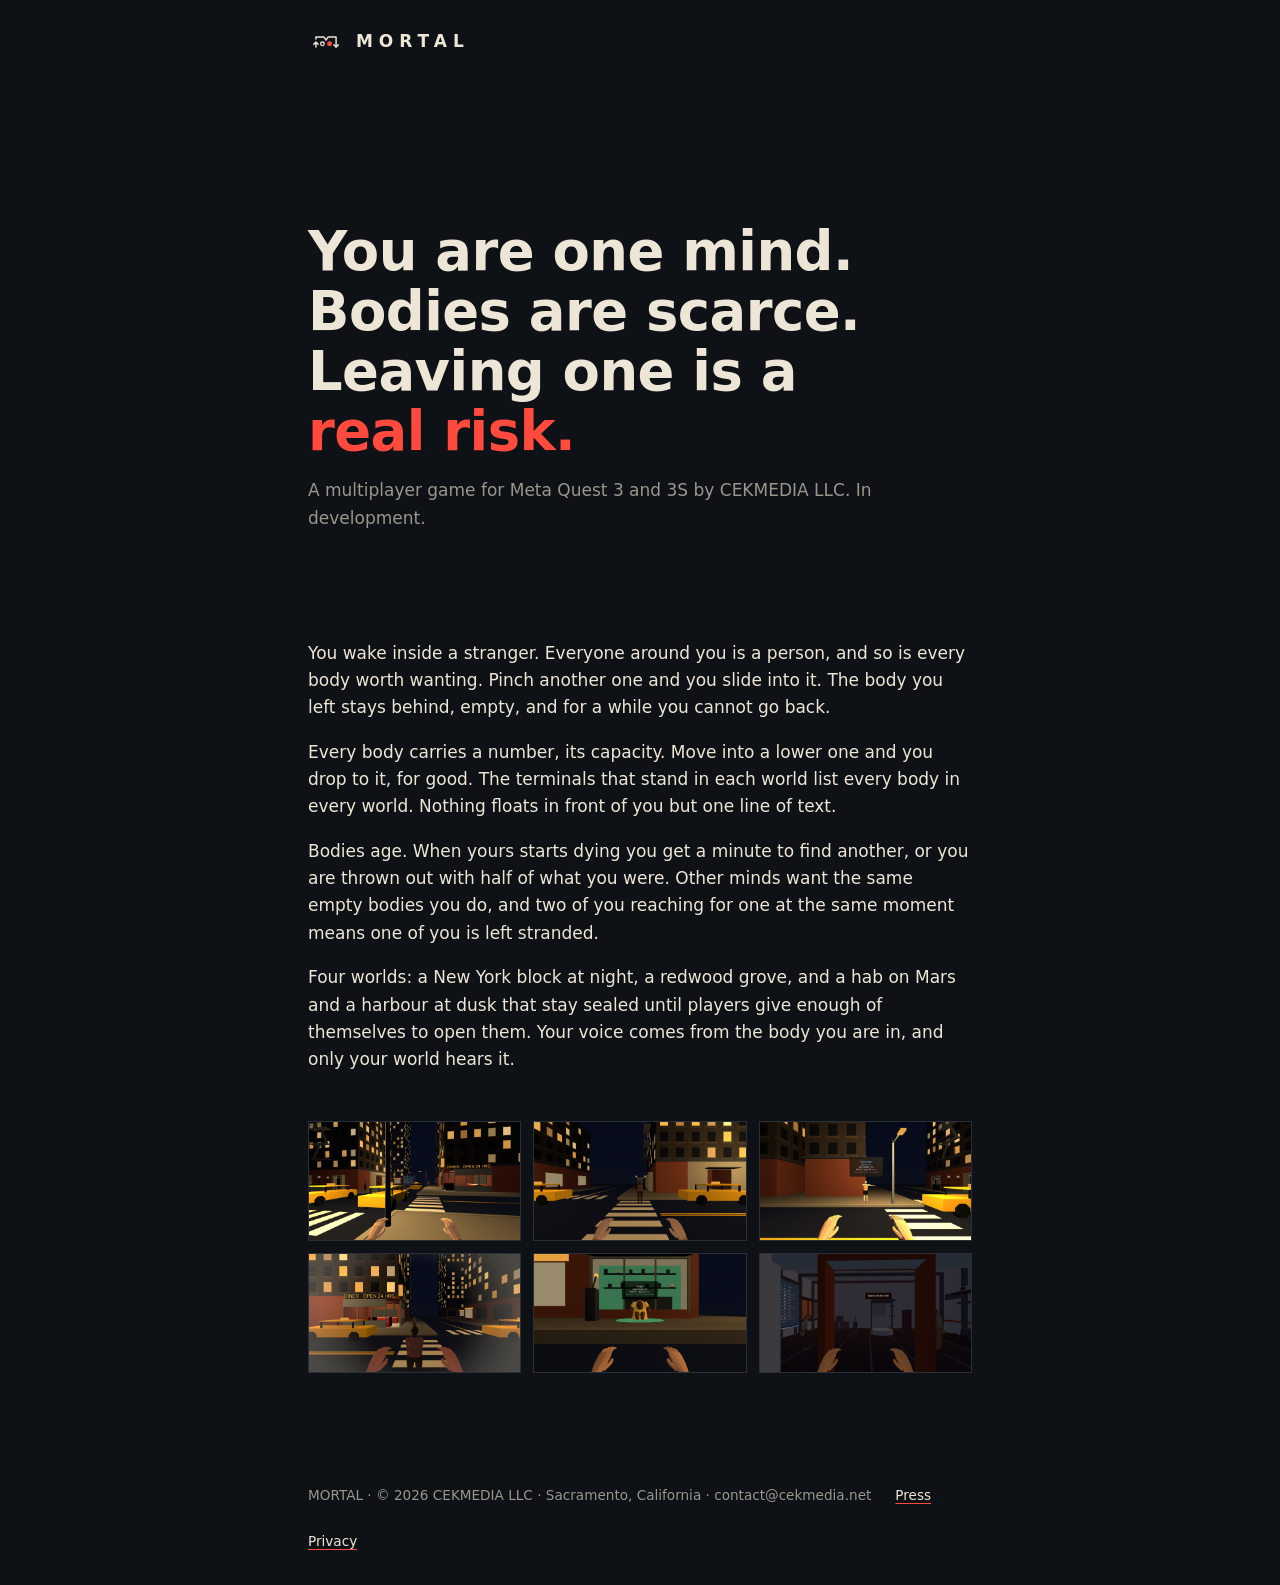
<file: index.html>
<!doctype html>
<html lang="en">
<head>
<meta charset="utf-8">
<meta name="viewport" content="width=device-width, initial-scale=1">
<title>MORTAL</title>
<meta name="description" content="You are one mind. Bodies are scarce. Leaving one is a real risk. A multiplayer VR game for Meta Quest 3 and 3S, in development.">
<link rel="icon" href="mark.svg" type="image/svg+xml">
<link rel="stylesheet" href="style.css">
</head>
<body>
<header><img src="mark.svg" alt=""><a href="index.html">MORTAL</a></header>
<main>
<section class="hero">
  <h1>You are one mind. Bodies are scarce. Leaving one is a <span>real risk.</span></h1>
  <p>A multiplayer game for Meta Quest 3 and 3S by CEKMEDIA LLC. In development.</p>
</section>

<p>You wake inside a stranger. Everyone around you is a person, and so is every body worth wanting. Pinch another one and
you slide into it. The body you left stays behind, empty, and for a while you cannot go back.</p>

<p>Every body carries a number, its capacity. Move into a lower one and you drop to it, for good. The terminals that stand in
each world list every body in every world. Nothing floats in front of you but one line of text.</p>

<p>Bodies age. When yours starts dying you get a minute to find another,
or you are thrown out with half of what you were. Other minds want the same empty bodies you do,
and two of you reaching for one at the same moment means one of you is left stranded.</p>

<p>Four worlds: a New York block at night, a redwood grove, and a hab on Mars and a harbour at dusk that stay sealed until
players give enough of themselves to open them. Your voice comes from the body you are in, and only your world hears it.</p>

<div class="shots">
  <a class="shot" href="shots/01-nyc-street.jpg"><img src="shots/01-nyc-street.jpg" alt="A New York street at night, taxis and lit windows" loading="lazy" width="1280" height="720"></a>
  <a class="shot" href="shots/04-what-you-left.jpg"><img src="shots/04-what-you-left.jpg" alt="The body you just left, standing empty and locked behind you" loading="lazy" width="1280" height="720"></a>
  <a class="shot" href="shots/12-stranded.jpg"><img src="shots/12-stranded.jpg" alt="Stranded: another mind took the last free body first" loading="lazy" width="1280" height="720"></a>
  <a class="shot" href="shots/06-your-host-is-dying.jpg"><img src="shots/06-your-host-is-dying.jpg" alt="Your host is dying: the colour drains from the edge of your view" loading="lazy" width="1280" height="720"></a>
  <a class="shot" href="shots/07-a-birth.jpg"><img src="shots/07-a-birth.jpg" alt="A new body is born at the nursery" loading="lazy" width="1280" height="720"></a>
  <a class="shot" href="shots/10-mars-is-born.jpg"><img src="shots/10-mars-is-born.jpg" alt="The Mars hab opens after players fill its pot" loading="lazy" width="1280" height="720"></a>
</div>
</main>
<footer>
  <span>MORTAL · © 2026 CEKMEDIA LLC · Sacramento, California · contact@cekmedia.net</span>
  <a href="press.html">Press</a>
  <a href="privacy.html">Privacy</a>
</footer>
</body>
</html>
</file>
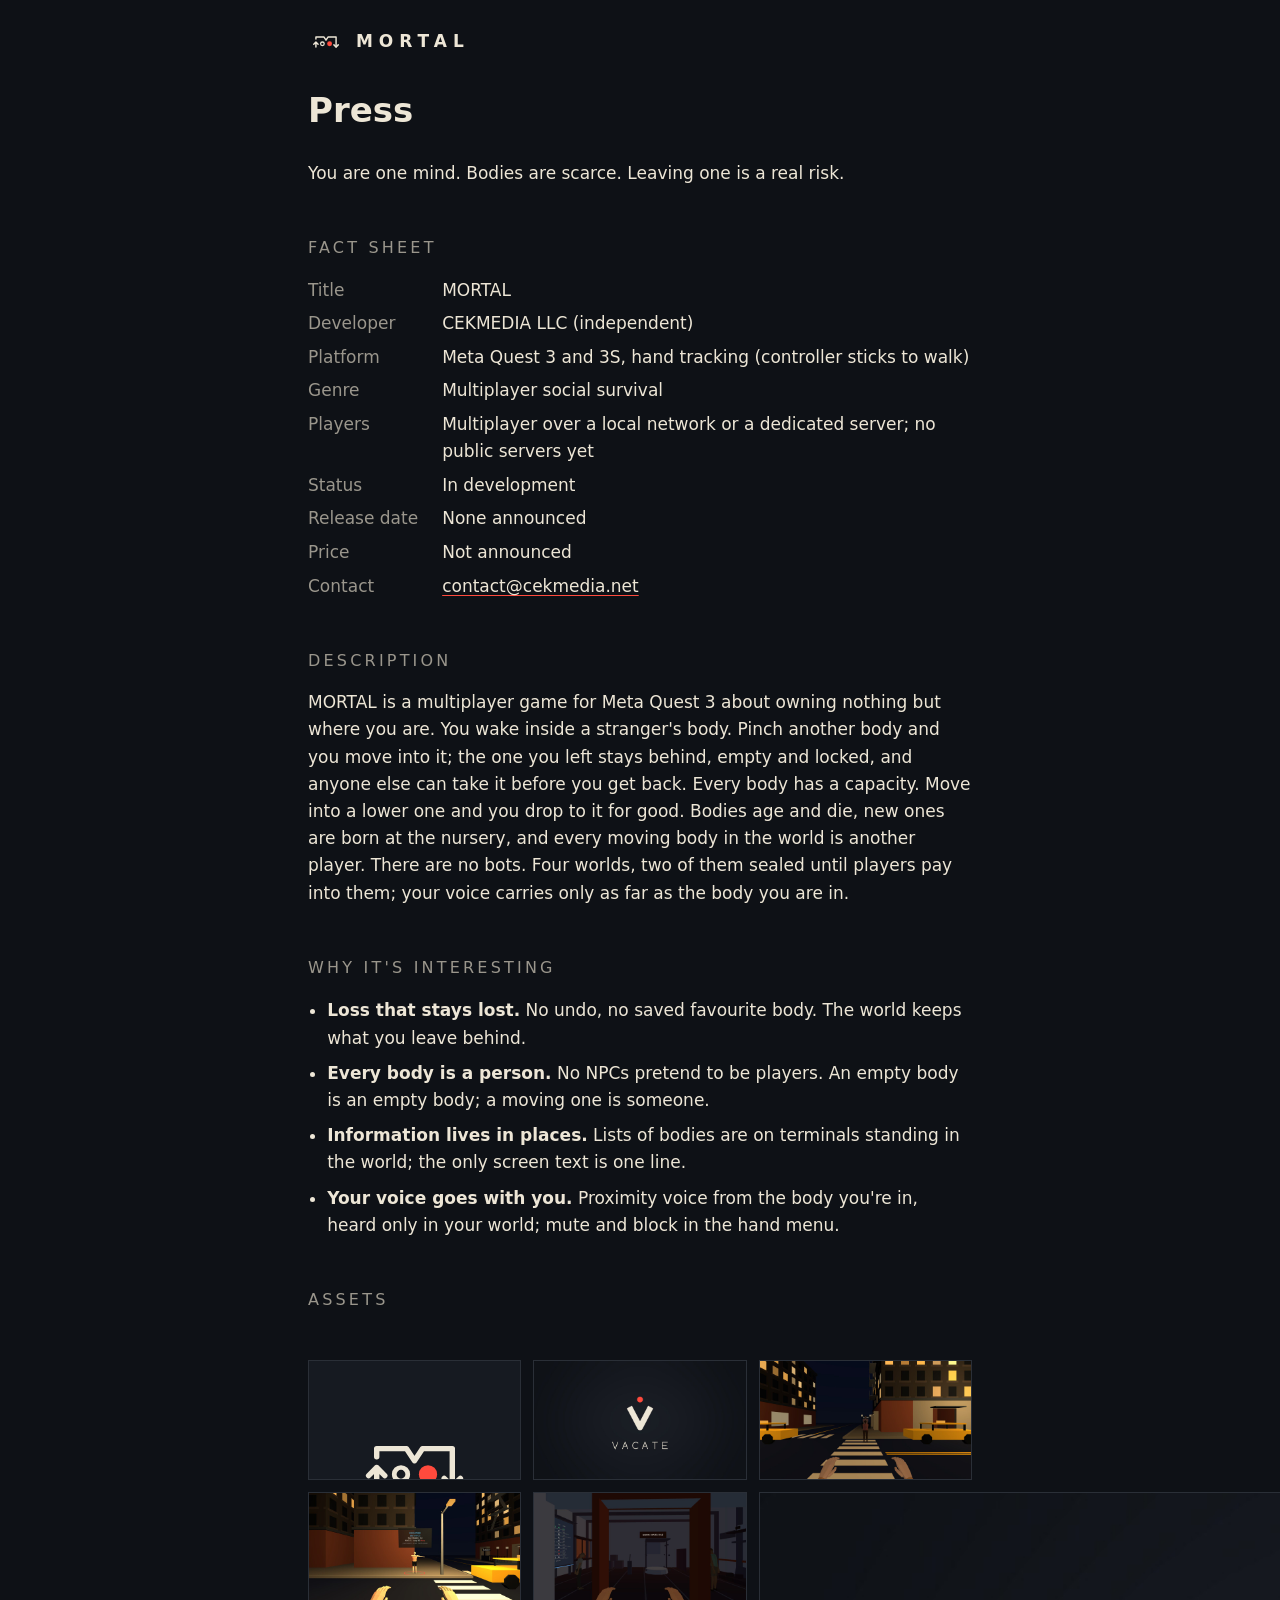
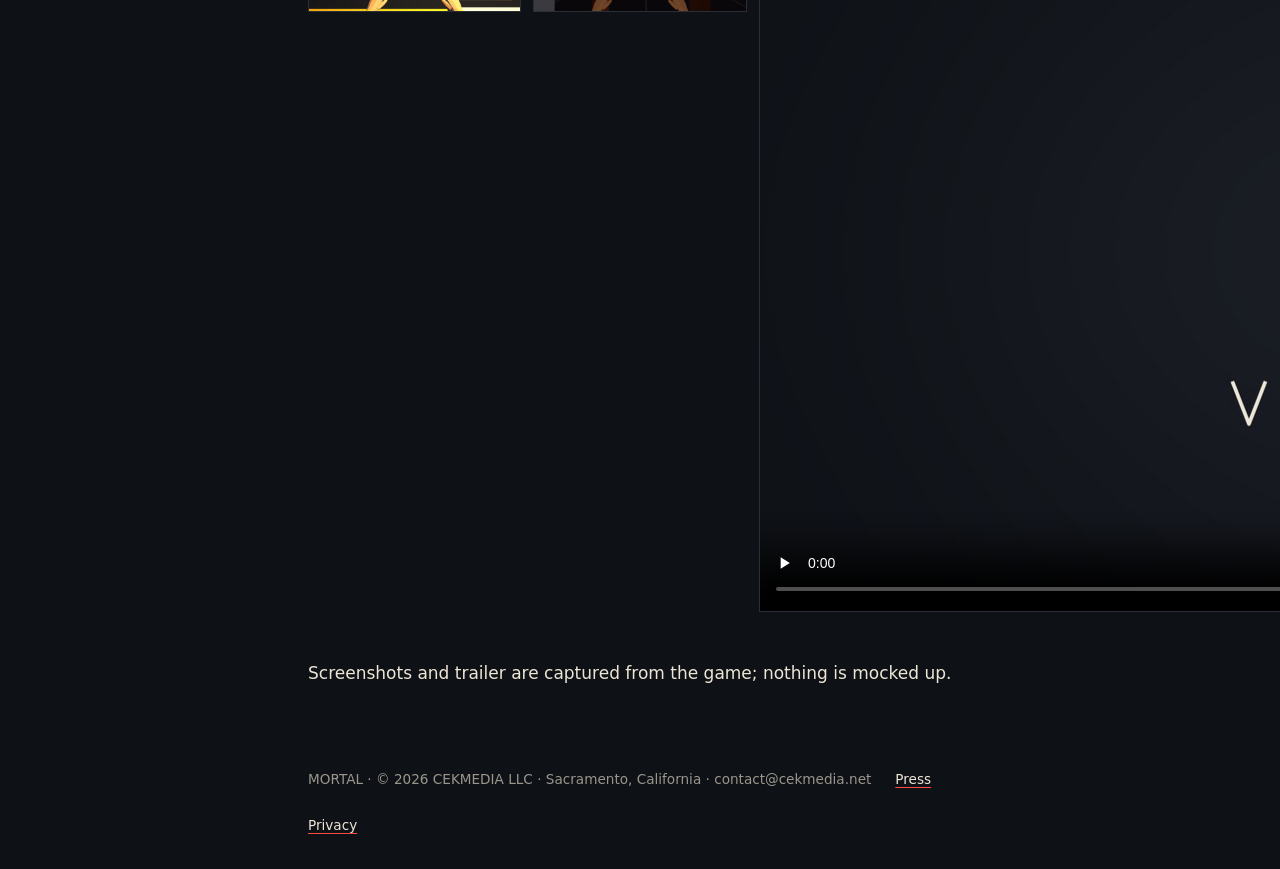
<file: press.html>
<!doctype html>
<html lang="en">
<head>
<meta charset="utf-8">
<meta name="viewport" content="width=device-width, initial-scale=1">
<title>MORTAL — Press</title>
<link rel="icon" href="mark.svg" type="image/svg+xml">
<link rel="stylesheet" href="style.css">
</head>
<body>
<header><img src="mark.svg" alt=""><a href="index.html">MORTAL</a></header>
<main>
<h1>Press</h1>
<p>You are one mind. Bodies are scarce. Leaving one is a real risk.</p>

<h2>Fact sheet</h2>
<dl>
<dt>Title</dt><dd>MORTAL</dd>
<dt>Developer</dt><dd>CEKMEDIA LLC (independent)</dd>
<dt>Platform</dt><dd>Meta Quest 3 and 3S, hand tracking (controller sticks to walk)</dd>
<dt>Genre</dt><dd>Multiplayer social survival</dd>
<dt>Players</dt><dd>Multiplayer over a local network or a dedicated server; no public servers yet</dd>
<dt>Status</dt><dd>In development</dd>
<dt>Release date</dt><dd>None announced</dd>
<dt>Price</dt><dd>Not announced</dd>
<dt>Contact</dt><dd><a href="mailto:contact@cekmedia.net">contact@cekmedia.net</a></dd>
</dl>

<h2>Description</h2>
<p>MORTAL is a multiplayer game for Meta Quest 3 about owning nothing but where you are. You wake inside a stranger's body.
Pinch another body and you move into it; the one you left stays behind, empty and locked, and anyone else can take it before
you get back. Every body has a capacity. Move into a lower one and you drop to it for good. Bodies age and die, new ones are
born at the nursery, and every moving body in the world is another player. There are no bots. Four worlds, two of them sealed
until players pay into them; your voice carries only as far as the body you are in.</p>

<h2>Why it's interesting</h2>
<ul>
<li><strong>Loss that stays lost.</strong> No undo, no saved favourite body. The world keeps what you leave behind.</li>
<li><strong>Every body is a person.</strong> No NPCs pretend to be players. An empty body is an empty body; a moving one is someone.</li>
<li><strong>Information lives in places.</strong> Lists of bodies are on terminals standing in the world; the only screen text is one line.</li>
<li><strong>Your voice goes with you.</strong> Proximity voice from the body you're in, heard only in your world; mute and block in the hand menu.</li>
</ul>

<h2>Assets</h2>
<div class="shots">
  <div class="shot"><img src="mark.svg" alt="MORTAL mark: a brow shaped like an M over one empty eye and one red eye, an arrow rising in on the left and one leaving down the right" style="object-fit:contain;padding:18%"></div>
  <a class="shot" href="shots/key-art.jpg"><img src="shots/key-art.jpg" alt="MORTAL key art: the mark and wordmark" loading="lazy" width="1280" height="720"></a>
  <a class="shot" href="shots/04-what-you-left.jpg"><img src="shots/04-what-you-left.jpg" alt="The body you just left, standing empty and locked behind you" loading="lazy" width="1280" height="720"></a>
  <a class="shot" href="shots/12-stranded.jpg"><img src="shots/12-stranded.jpg" alt="Stranded: another mind took the last free body first" loading="lazy" width="1280" height="720"></a>
  <a class="shot" href="shots/10-mars-is-born.jpg"><img src="shots/10-mars-is-born.jpg" alt="The Mars hab opens after players fill its pot" loading="lazy" width="1280" height="720"></a>
  <video class="shot" src="trailer.mp4" poster="shots/key-art.jpg" controls preload="none" width="1280" height="720" aria-label="Trailer, 45 seconds"></video>
</div>
<p>Screenshots and trailer are captured from the game; nothing is mocked up.</p>
</main>
<footer>
  <span>MORTAL · © 2026 CEKMEDIA LLC · Sacramento, California · contact@cekmedia.net</span>
  <a href="press.html">Press</a>
  <a href="privacy.html">Privacy</a>
</footer>
</body>
</html>
</file>
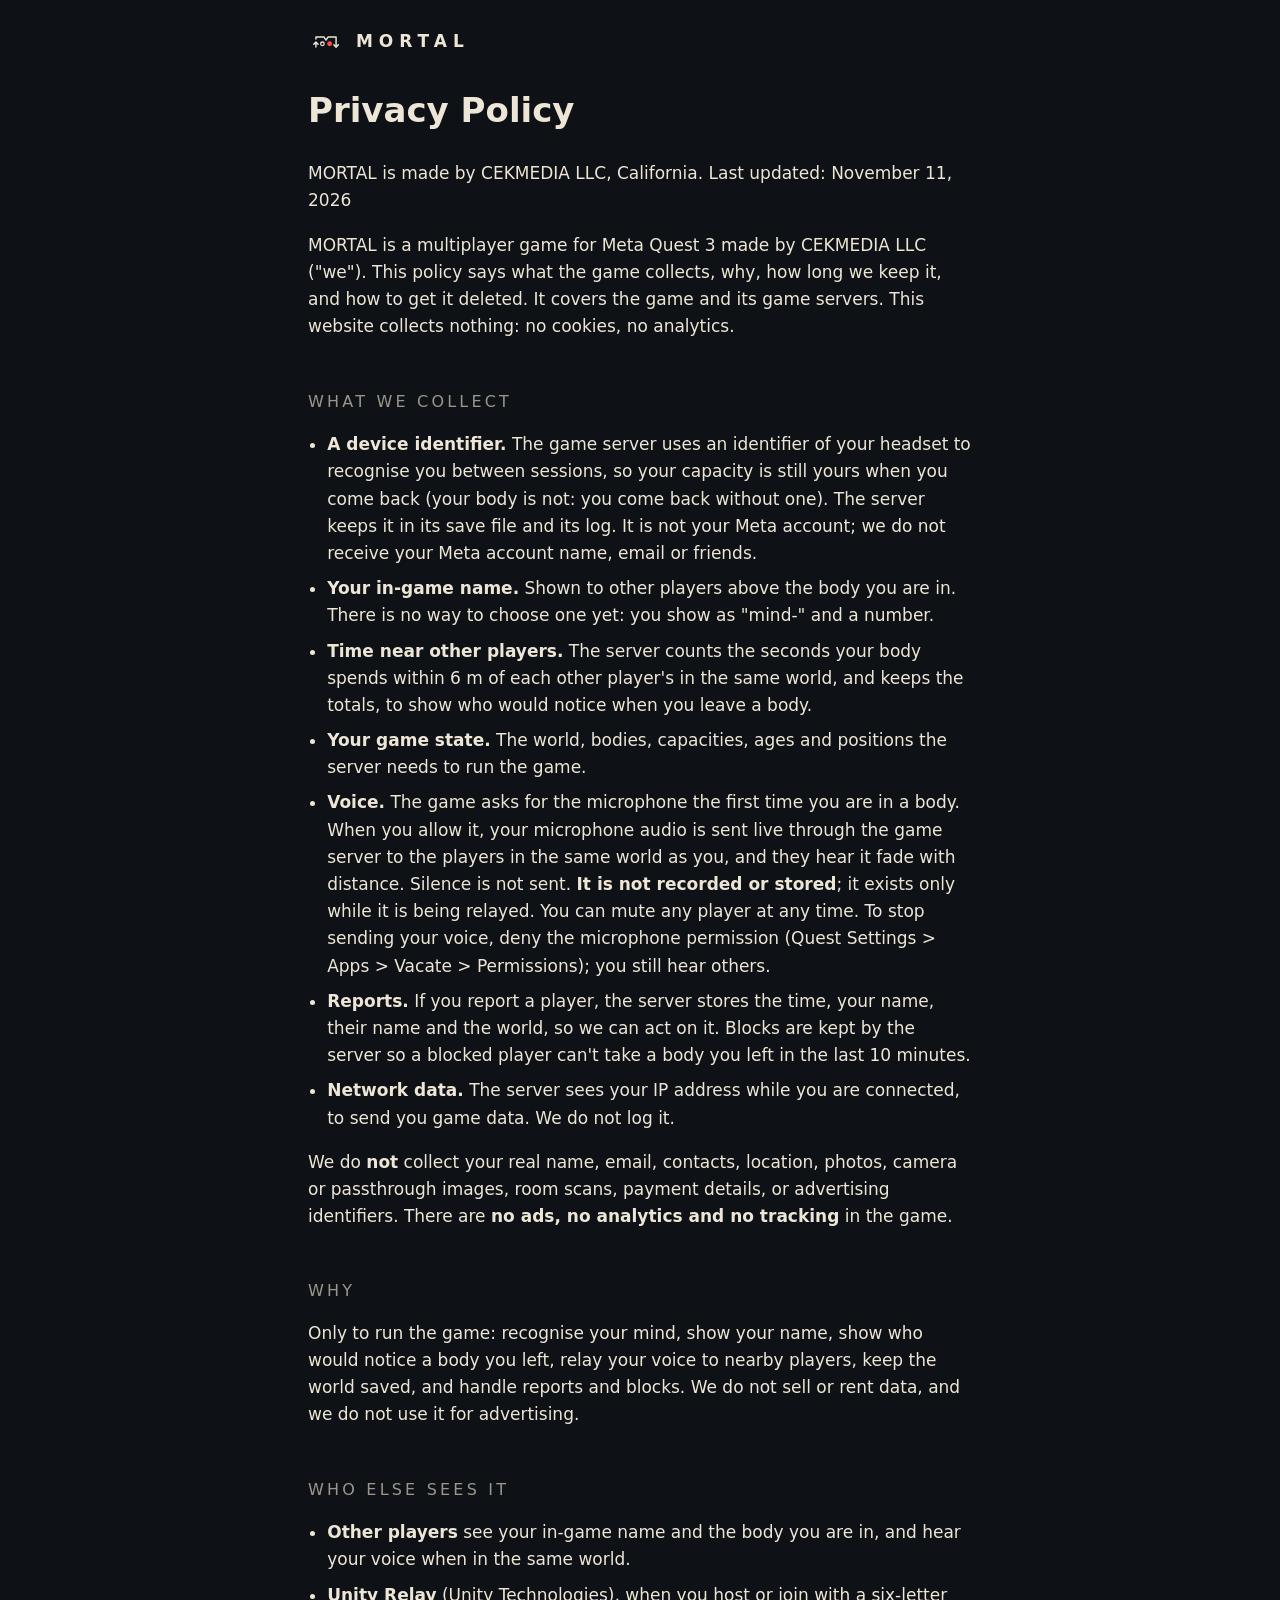
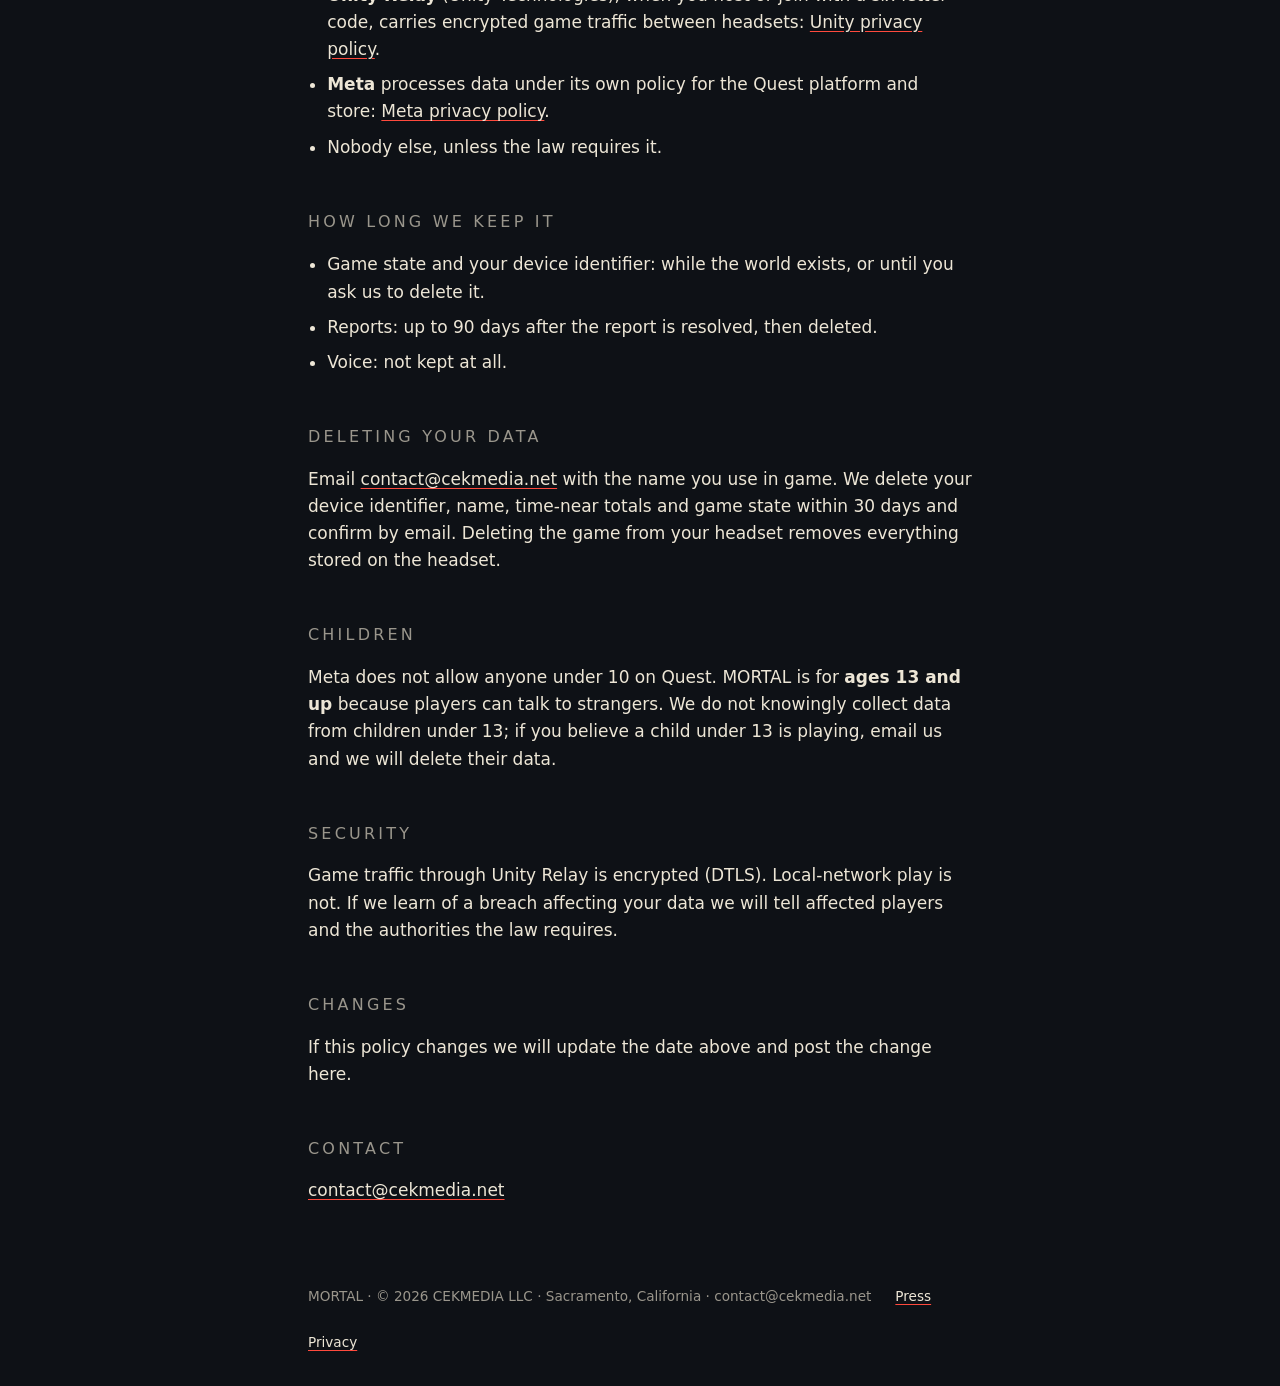
<file: privacy.html>
<!doctype html>
<html lang="en">
<head>
<meta charset="utf-8">
<meta name="viewport" content="width=device-width, initial-scale=1">
<title>MORTAL — Privacy Policy</title>
<link rel="icon" href="mark.svg" type="image/svg+xml">
<link rel="stylesheet" href="style.css">
</head>
<body>
<header><img src="mark.svg" alt=""><a href="index.html">MORTAL</a></header>
<main>
<h1>Privacy Policy</h1>
<p>MORTAL is made by CEKMEDIA LLC, California. Last updated: November 11, 2026</p>
<p>MORTAL is a multiplayer game for Meta Quest 3 made by CEKMEDIA LLC ("we"). This policy says what the
game collects, why, how long we keep it, and how to get it deleted. It covers the game and its game servers. This website
collects nothing: no cookies, no analytics.</p>

<h2>What we collect</h2>
<ul>
<li><strong>A device identifier.</strong> The game server uses an identifier of your headset to recognise you between sessions, so your
capacity is still yours when you come back (your body is not: you come back without one). The server keeps it in its save file and
its log. It is not your Meta account; we do not receive your Meta account name, email or friends.</li>
<li><strong>Your in-game name.</strong> Shown to other players above the body you are in. There is no way to choose one yet: you show as "mind-" and a number.</li>
<li><strong>Time near other players.</strong> The server counts the seconds your body spends within 6 m of each other player's in the same world,
and keeps the totals, to show who would notice when you leave a body.</li>
<li><strong>Your game state.</strong> The world, bodies, capacities, ages and positions the server needs to run the game.</li>
<li><strong>Voice.</strong> The game asks for the microphone the first time you are in a body. When you allow it, your microphone audio is
sent live through the game server to the players in the same world as you, and they hear it fade with distance. Silence is not sent.
<strong>It is not recorded or stored</strong>; it exists only while it is being relayed. You can mute any player at any time. To stop sending your voice, deny the microphone permission (Quest Settings &gt; Apps &gt; Vacate &gt; Permissions); you still hear others.</li>
<li><strong>Reports.</strong> If you report a player, the server stores the time, your name, their name and the world, so we can act on it.
Blocks are kept by the server so a blocked player can't take a body you left in the last 10 minutes.</li>
<li><strong>Network data.</strong> The server sees your IP address while you are connected, to send you game data. We do not log it.</li>
</ul>
<p>We do <strong>not</strong> collect your real name, email, contacts, location, photos, camera or passthrough images, room scans,
payment details, or advertising identifiers. There are <strong>no ads, no analytics and no tracking</strong> in the game.</p>

<h2>Why</h2>
<p>Only to run the game: recognise your mind, show your name, show who would notice a body you left, relay your voice to nearby players, keep the world saved, and handle
reports and blocks. We do not sell or rent data, and we do not use it for advertising.</p>

<h2>Who else sees it</h2>
<ul>
<li><strong>Other players</strong> see your in-game name and the body you are in, and hear your voice when in the same world.</li>
<li><strong>Unity Relay</strong> (Unity Technologies), when you host or join with a six-letter code, carries encrypted game traffic
between headsets: <a href="https://unity.com/legal/privacy-policy">Unity privacy policy</a>.</li>
<li><strong>Meta</strong> processes data under its own policy for the Quest platform and store:
<a href="https://www.meta.com/legal/privacy-policy/">Meta privacy policy</a>.</li>
<li>Nobody else, unless the law requires it.</li>
</ul>

<h2>How long we keep it</h2>
<ul>
<li>Game state and your device identifier: while the world exists, or until you ask us to delete it.</li>
<li>Reports: up to 90 days after the report is resolved, then deleted.</li>
<li>Voice: not kept at all.</li>
</ul>

<h2>Deleting your data</h2>
<p>Email <a href="mailto:contact@cekmedia.net">contact@cekmedia.net</a> with the name you use in game. We delete your device identifier, name, time-near totals and
game state within 30 days and confirm by email. Deleting the game from your headset removes everything stored on the headset.</p>

<h2>Children</h2>
<p>Meta does not allow anyone under 10 on Quest. MORTAL is for <strong>ages 13 and up</strong> because players can talk to strangers.
We do not knowingly collect data from children under 13; if you believe a child under 13 is playing, email us and we will
delete their data.</p>

<h2>Security</h2>
<p>Game traffic through Unity Relay is encrypted (DTLS). Local-network play is not. If we learn of a breach affecting your data we
will tell affected players and the authorities the law requires.</p>

<h2>Changes</h2>
<p>If this policy changes we will update the date above and post the change here.</p>

<h2>Contact</h2>
<p><a href="mailto:contact@cekmedia.net">contact@cekmedia.net</a></p>
</main>
<footer>
  <span>MORTAL · © 2026 CEKMEDIA LLC · Sacramento, California · contact@cekmedia.net</span>
  <a href="press.html">Press</a>
  <a href="privacy.html">Privacy</a>
</footer>
</body>
</html>
</file>
<file: style.css>
/* Vacate site. No web fonts, no scripts, no trackers. Colours: STYLE.md palette (ink, slate, stone, bone, dying), same as Assets/Vacate/Store/make_art.py; --dim is stone lifted to 6.4:1 contrast for small text. */
:root { --bg: #0e1116; --panel: #161a21; --ink: #ede6d6; --dim: #9a968c; --red: #ff4a3d; --line: #2a2f37; }
* { box-sizing: border-box; }
html { background: var(--bg); color: var(--ink); -webkit-text-size-adjust: 100%; }
body { margin: 0; font: 17px/1.6 system-ui, -apple-system, "Segoe UI", Roboto, sans-serif; }
main, header, footer { max-width: 44rem; margin: 0 auto; padding: 0 1.25rem; }
a { color: var(--ink); text-decoration-color: var(--red); text-underline-offset: .2em; }
a:hover { color: var(--red); }
header { display: flex; align-items: center; gap: .75rem; padding-top: 1.5rem; }
header img { width: 2.25rem; height: 2.25rem; }
header a { text-decoration: none; letter-spacing: .35em; font-weight: 600; }
.hero { padding: 18vh 0 12vh; }
.hero h1 { font-size: clamp(2rem, 7vw, 3.4rem); line-height: 1.1; margin: 0 0 1rem; font-weight: 600; letter-spacing: -.01em; }
.hero h1 span { color: var(--red); white-space: nowrap; }
.hero p { color: var(--dim); margin: 0; }
h2 { font-size: 1rem; letter-spacing: .2em; text-transform: uppercase; color: var(--dim); font-weight: 500; margin: 3rem 0 1rem; }
p { margin: 0 0 1.1rem; }
.shots { display: grid; gap: .75rem; grid-template-columns: repeat(auto-fit, minmax(12rem, 1fr)); margin: 3rem 0; }
.shot { aspect-ratio: 16 / 9; background: var(--panel); border: 1px solid var(--line); display: grid; place-items: center;
        color: var(--dim); font-size: .8rem; letter-spacing: .15em; text-transform: uppercase; overflow: hidden; }
.shot img { width: 100%; height: 100%; object-fit: cover; }
dl { display: grid; grid-template-columns: max-content 1fr; gap: .4rem 1.5rem; margin: 0 0 1.5rem; }
dt { color: var(--dim); }
dd { margin: 0; }
ul { padding-left: 1.2rem; }
li { margin-bottom: .5rem; }
.fill { color: var(--red); }
footer { color: var(--dim); font-size: .85rem; padding-top: 4rem; padding-bottom: 2rem; display: flex; gap: 1.5rem; flex-wrap: wrap; }
@media (max-width: 30rem) { dl { grid-template-columns: 1fr; gap: 0; } dd { margin-bottom: .6rem; } .hero { padding: 12vh 0 8vh; } }
</file>
